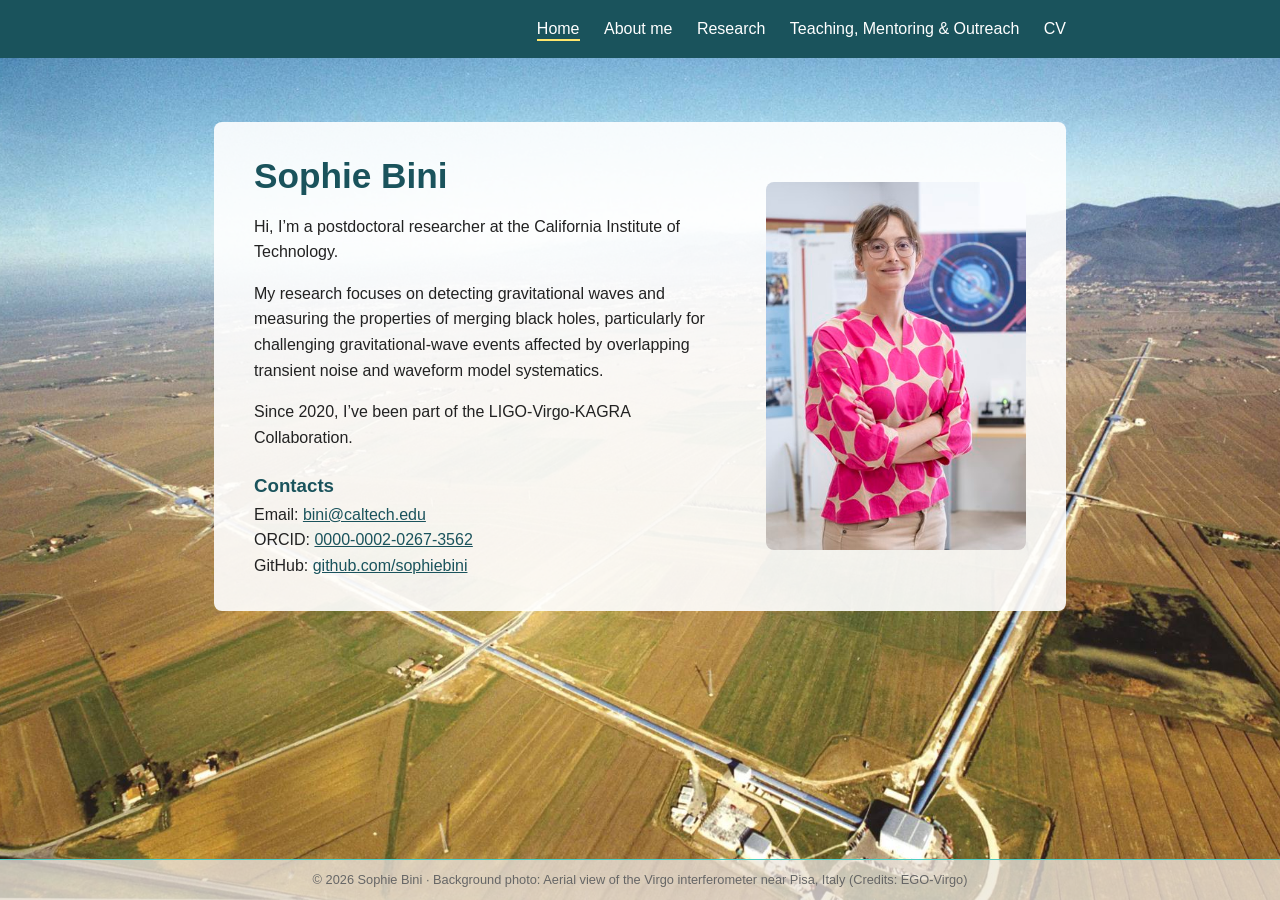
<file: index.html>
<!DOCTYPE html>
<html lang="en">
<head>
  <meta charset="UTF-8">
  <meta name="viewport" content="width=device-width, initial-scale=1.0">
  <title>Sophie Bini</title>
  <link rel="stylesheet" href="style.css?v=3">
</head>
<body class="home">
  <header>
    <div class="nav-container">
      <nav>
        <a href="index.html" class="active">Home</a>
        <a href="about.html">About me</a>
        <a href="research.html">Research</a>
        <a href="teaching.html">Teaching, Mentoring &amp; Outreach</a>
        <a href="cv.html">CV</a>
      </nav>
    </div>
  </header>

  <main>
    <section class="hero">
      <div class="hero-text">
        <h1>Sophie Bini</h1>
        <p>Hi, I’m a postdoctoral researcher at the California Institute of Technology.</p>
        <p>
          My research focuses on detecting gravitational waves and measuring the
          properties of merging black holes, particularly for challenging
          gravitational-wave events affected by overlapping transient noise and
          waveform model systematics.
        </p>
        <p>Since 2020, I’ve been part of the LIGO-Virgo-KAGRA Collaboration.</p>
        <h3>Contacts</h3>
        <p class="contacts">
          Email: <a href="mailto:bini@caltech.edu">bini@caltech.edu</a><br>
          ORCID: <a href="https://orcid.org/0000-0002-0267-3562">0000-0002-0267-3562</a><br>
          GitHub: <a href="https://github.com/sophiebini">github.com/sophiebini</a>
        </p>
      </div>
      <img src="images/profile.jpg" alt="Photo of Sophie Bini">
    </section>
  </main>

  <footer>
    &copy; 2026 Sophie Bini &middot;
    <span class="credit">Background photo: Aerial view of the Virgo interferometer near Pisa, Italy (Credits: EGO-Virgo)</span>
  </footer>
</body>
</html>
</file>
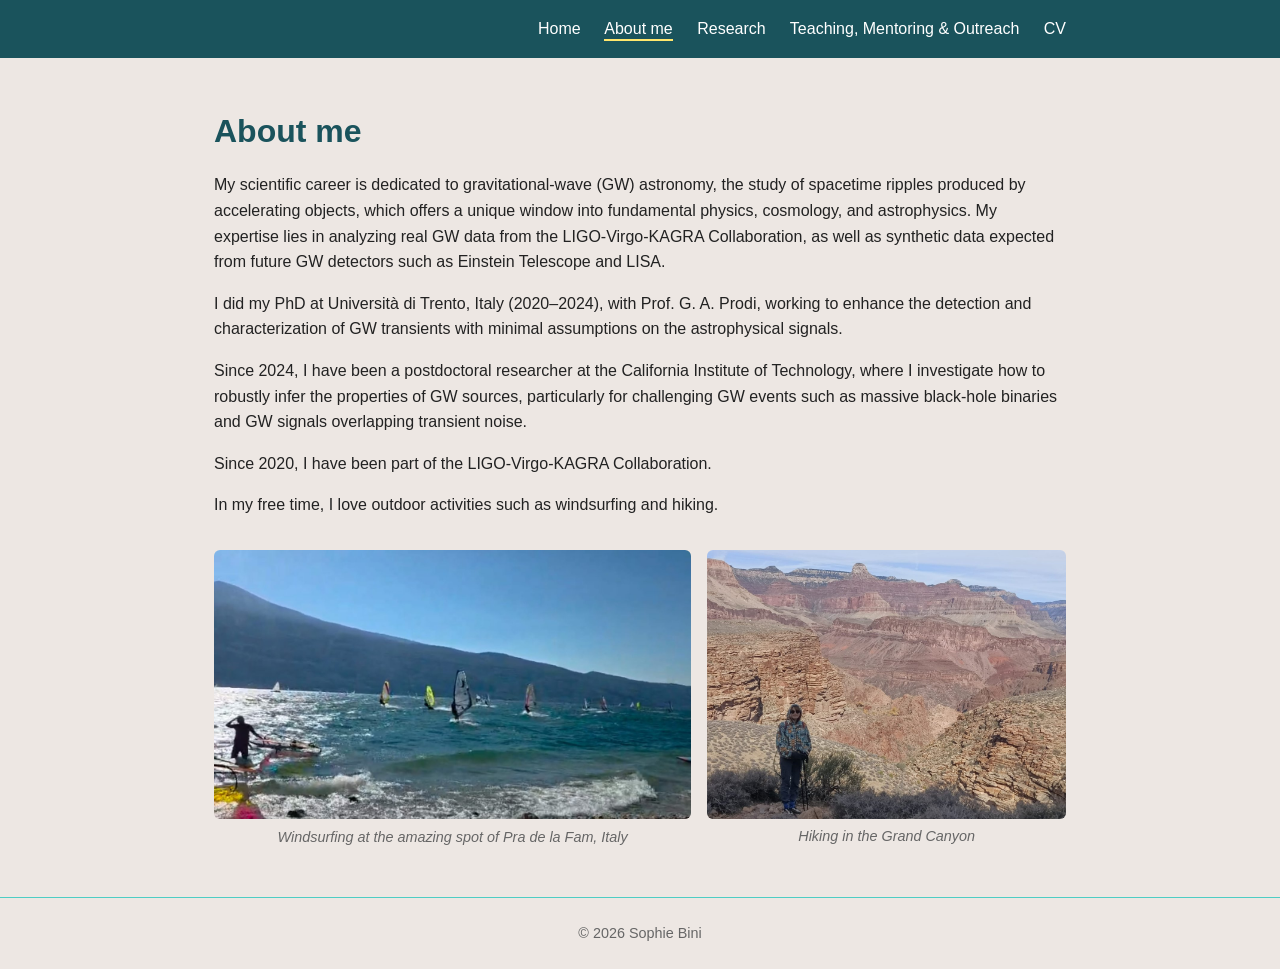
<file: about.html>
<!DOCTYPE html>
<html lang="en">
<head>
  <meta charset="UTF-8">
  <meta name="viewport" content="width=device-width, initial-scale=1.0">
  <title>About me &middot; Sophie Bini</title>
  <link rel="stylesheet" href="style.css?v=3">
</head>
<body>
  <header>
    <div class="nav-container">
      <nav>
        <a href="index.html">Home</a>
        <a href="about.html" class="active">About me</a>
        <a href="research.html">Research</a>
        <a href="teaching.html">Teaching, Mentoring &amp; Outreach</a>
        <a href="cv.html">CV</a>
      </nav>
    </div>
  </header>

  <main>
    <h1>About me</h1>

    <p>
      My scientific career is dedicated to gravitational-wave (GW) astronomy,
      the study of spacetime ripples produced by accelerating objects, which
      offers a unique window into fundamental physics, cosmology, and
      astrophysics. My expertise lies in analyzing real GW data from the
      LIGO-Virgo-KAGRA Collaboration, as well as synthetic data expected from
      future GW detectors such as Einstein Telescope and LISA.
    </p>
    <p>
      I did my PhD at Università di Trento, Italy (2020&ndash;2024), with
      Prof. G. A. Prodi, working to enhance the detection and characterization
      of GW transients with minimal assumptions on the astrophysical signals.
    </p>
    <p>
      Since 2024, I have been a postdoctoral researcher at the California
      Institute of Technology, where I investigate how to robustly infer
      the properties of GW sources, particularly for challenging GW events such
      as massive black-hole binaries and GW signals overlapping transient noise.
    </p>
    <p>Since 2020, I have been part of the LIGO-Virgo-KAGRA Collaboration.</p>
    <p>In my free time, I love outdoor activities such as windsurfing and hiking.</p>

    <div class="gallery">
      <figure style="flex: 1.77">
        <img src="images/windsurfing.jpg" alt="Windsurfers on a lake below a mountain">
        <figcaption>Windsurfing at the amazing spot of Pra de la Fam, Italy</figcaption>
      </figure>
      <figure style="flex: 1.33">
        <img src="images/grandcanyon.jpg" alt="Sophie hiking in the Grand Canyon">
        <figcaption>Hiking in the Grand Canyon</figcaption>
      </figure>
    </div>
  </main>

  <footer>&copy; 2026 Sophie Bini</footer>
</body>
</html>
</file>
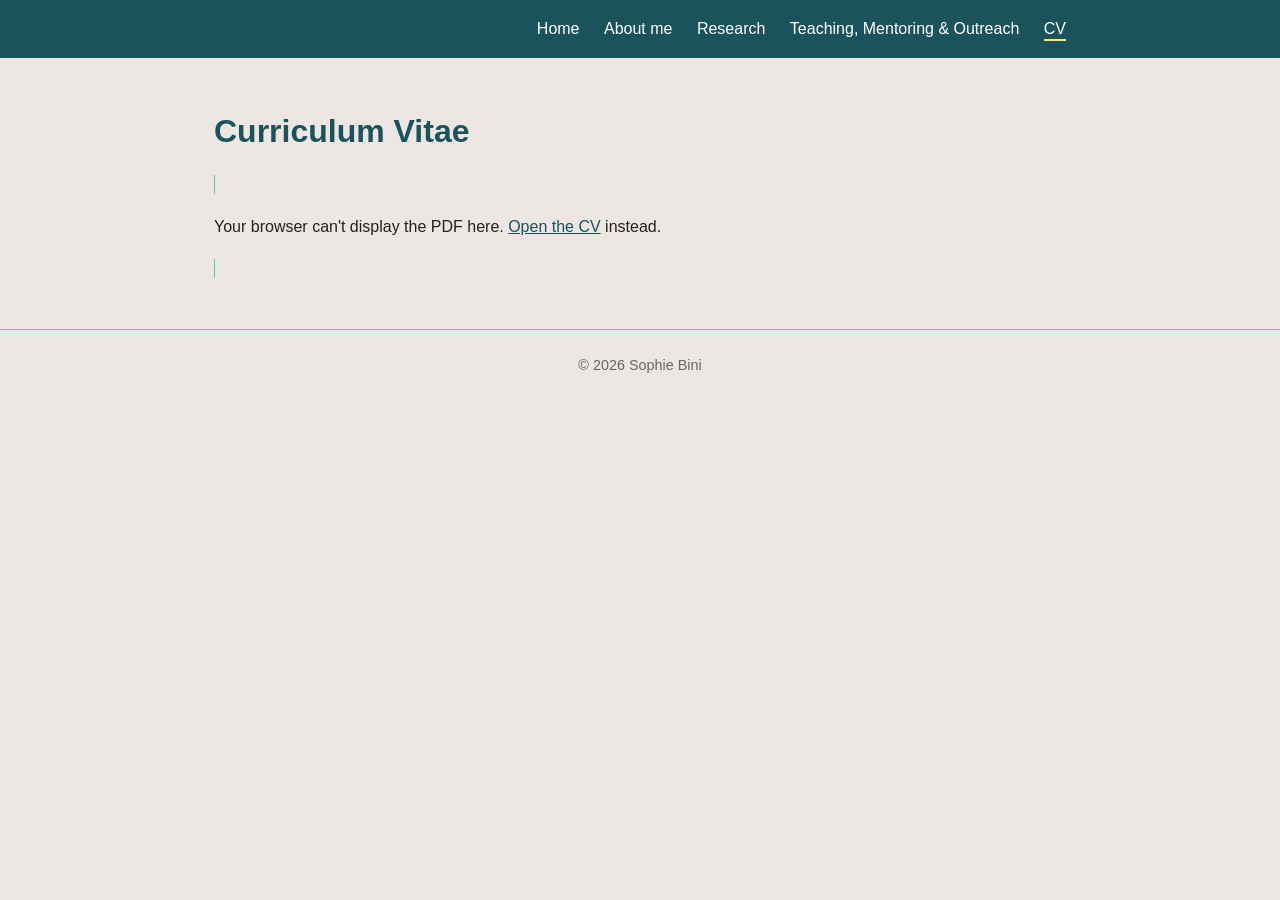
<file: cv.html>
<!DOCTYPE html>
<html lang="en">
<head>
  <meta charset="UTF-8">
  <meta name="viewport" content="width=device-width, initial-scale=1.0">
  <title>CV &middot; Sophie Bini</title>
  <link rel="stylesheet" href="style.css?v=3">
</head>
<body>
  <header>
    <div class="nav-container">
      <nav>
        <a href="index.html">Home</a>
        <a href="about.html">About me</a>
        <a href="research.html">Research</a>
        <a href="teaching.html">Teaching, Mentoring &amp; Outreach</a>
        <a href="cv.html" class="active">CV</a>
      </nav>
    </div>
  </header>

  <main>
    <h1>Curriculum Vitae</h1>
    <object class="cv-pdf" data="files/CV_Bini.pdf" type="application/pdf">
      <p>Your browser can't display the PDF here.
         <a href="files/CV_Bini.pdf">Open the CV</a> instead.</p>
    </object>
  </main>

  <footer>&copy; 2026 Sophie Bini</footer>
</body>
</html>
</file>
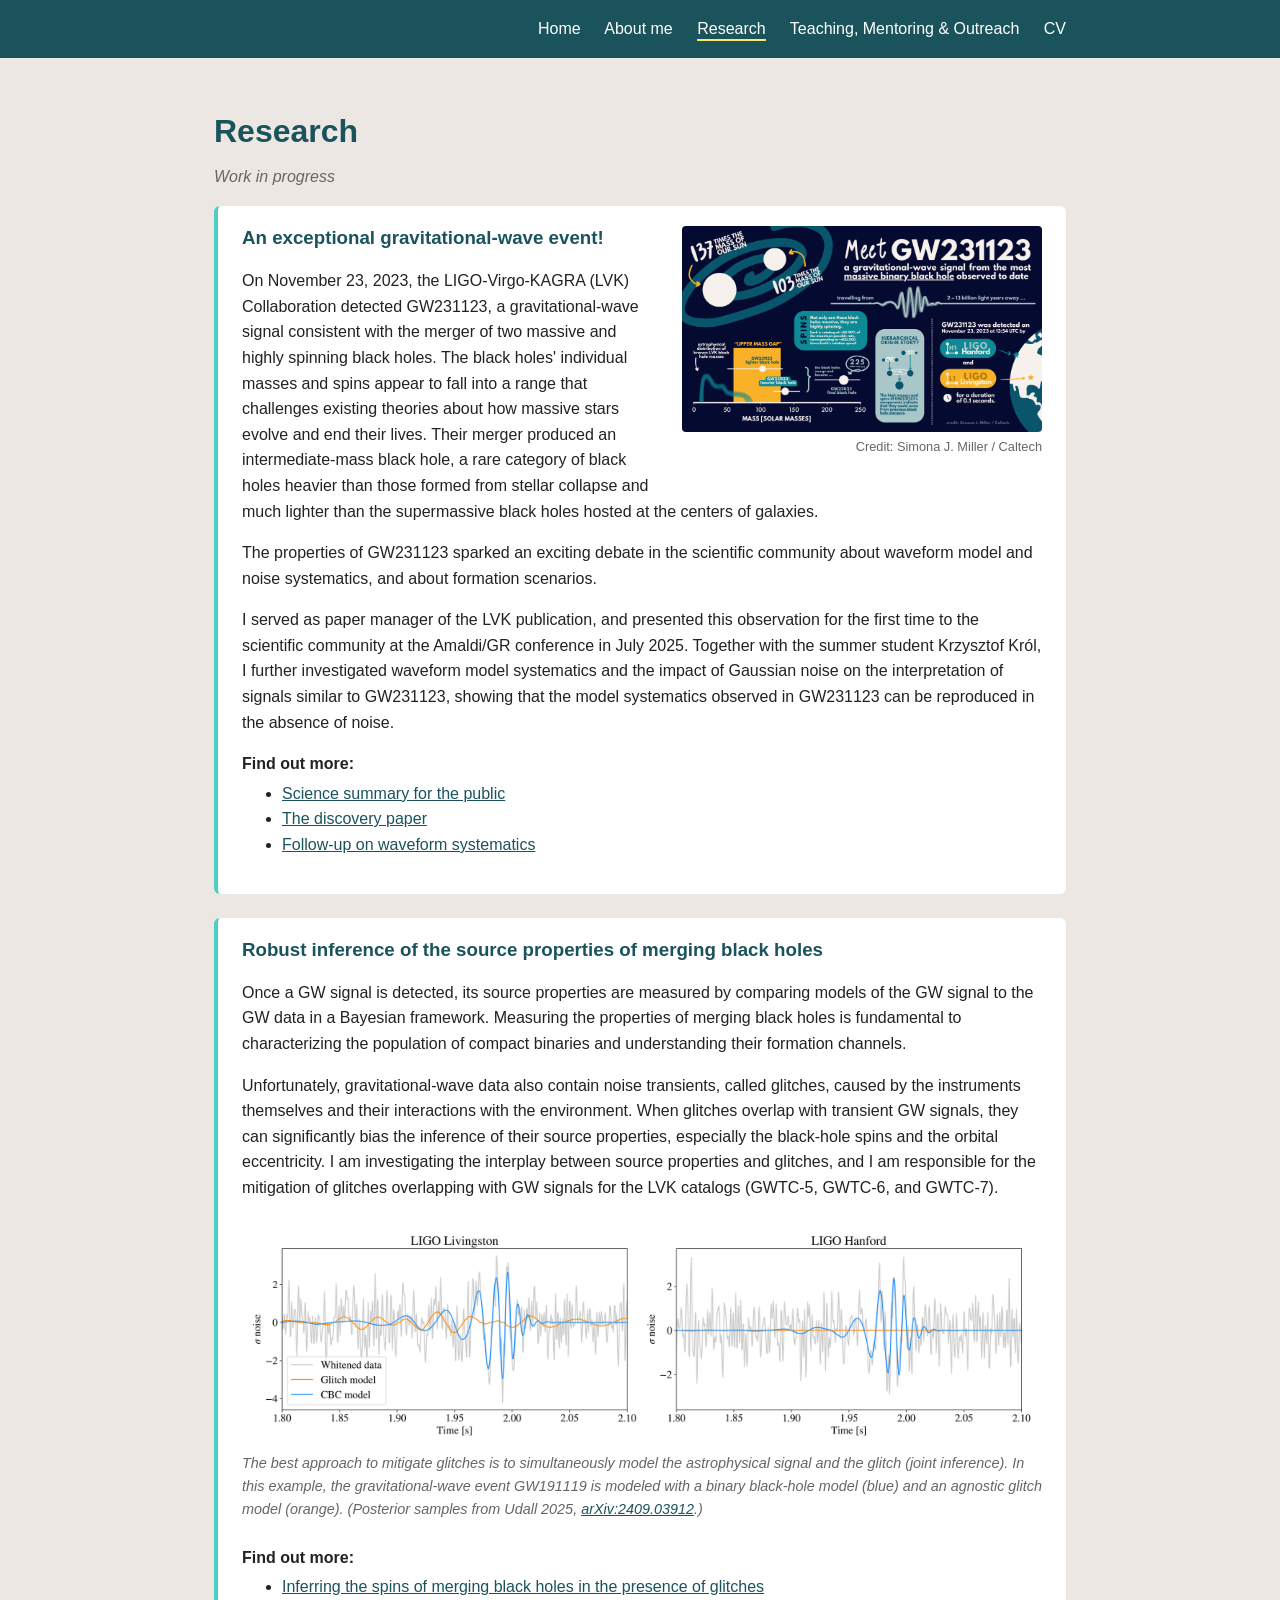
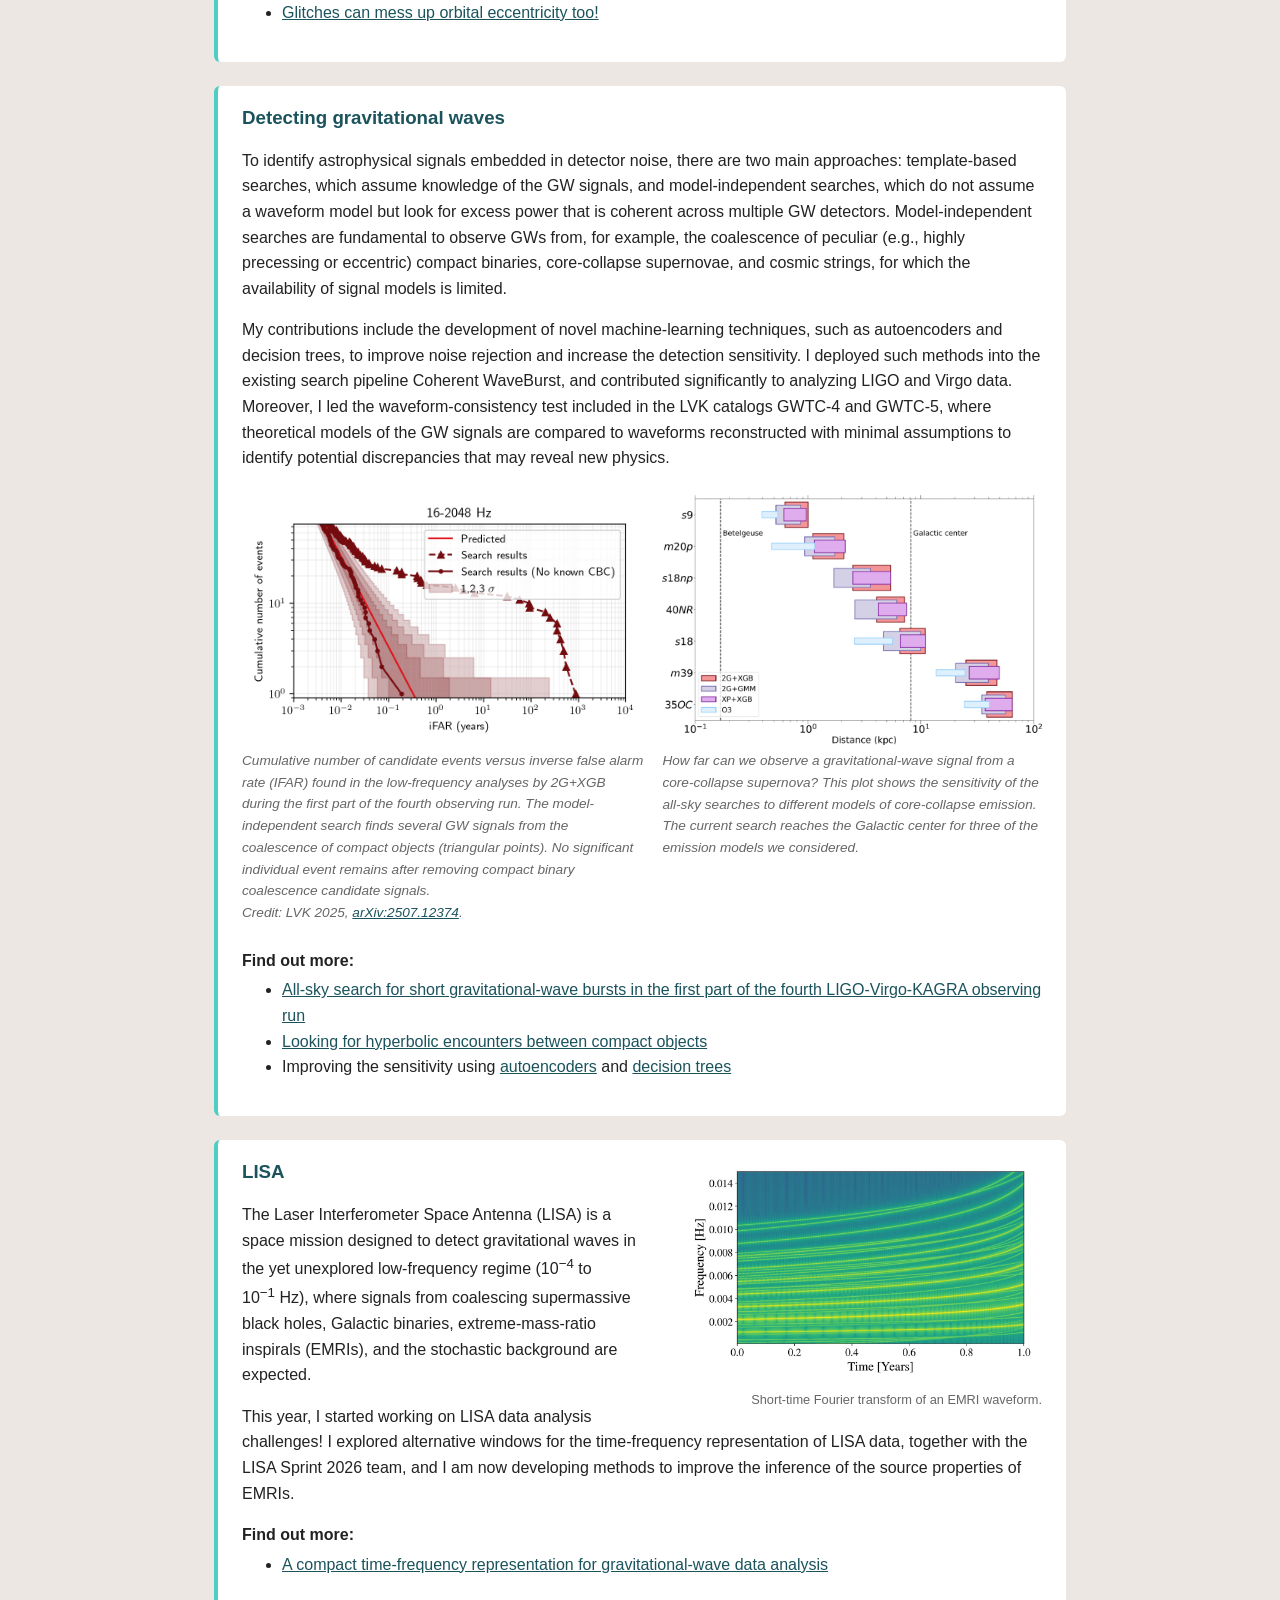
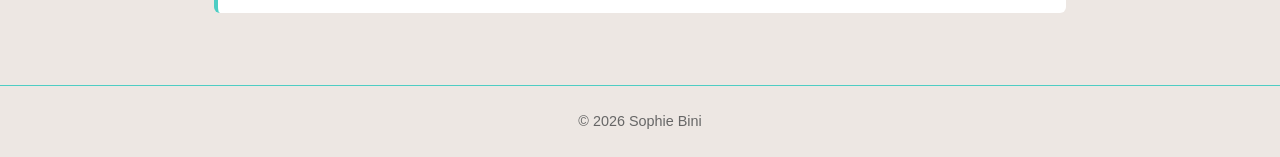
<file: research.html>
<!DOCTYPE html>
<html lang="en">
<head>
  <meta charset="UTF-8">
  <meta name="viewport" content="width=device-width, initial-scale=1.0">
  <title>Research &middot; Sophie Bini</title>
  <link rel="stylesheet" href="style.css?v=3">
</head>
<body>
  <header>
    <div class="nav-container">
      <nav>
        <a href="index.html">Home</a>
        <a href="about.html">About me</a>
        <a href="research.html" class="active">Research</a>
        <a href="teaching.html">Teaching, Mentoring &amp; Outreach</a>
        <a href="cv.html">CV</a>
      </nav>
    </div>
  </header>

  <main>
    <h1>Research</h1>
    <p class="note">Work in progress</p>

    <!-- Copy this block once per research topic. -->
    <div class="project">
      <figure>
        <a href="images/MeetGW231123.png">
          <img src="images/MeetGW231123.png" alt="Infographic: Meet GW231123, the most massive binary black hole observed to date">
        </a>
        <figcaption>Credit: Simona J. Miller / Caltech</figcaption>
      </figure>
      <h3>An exceptional gravitational-wave event!</h3>
      <p>
        On November 23, 2023, the LIGO-Virgo-KAGRA (LVK) Collaboration detected
        GW231123, a gravitational-wave signal consistent with the merger of two
        massive and highly spinning black holes. The black holes' individual
        masses and spins appear to fall into a range that challenges existing
        theories about how massive stars evolve and end their lives. Their
        merger produced an intermediate-mass black hole, a rare category of
        black holes heavier than those formed from stellar collapse and much
        lighter than the supermassive black holes hosted at the centers of
        galaxies.
      </p>
      <p>
        The properties of GW231123 sparked an exciting debate in the scientific
        community about waveform model and noise systematics, and about
        formation scenarios.
      </p>
      <p>
        I served as paper manager of the LVK publication, and presented this
        observation for the first time to the scientific community at the
        Amaldi/GR conference in July 2025. Together with the summer student
        Krzysztof Król, I further investigated waveform model systematics and
        the impact of Gaussian noise on the interpretation of signals similar
        to GW231123, showing that the model systematics observed in GW231123
        can be reproduced in the absence of noise.
      </p>
      <p class="more">Find out more:</p>
      <ul>
        <li><a href="https://ligo.org/wp-content/uploads/2025/07/GW231123.pdf">Science summary for the public</a></li>
        <li><a href="https://iopscience.iop.org/article/10.3847/2041-8213/ae0c9c">The discovery paper</a></li>
        <li><a href="https://journals.aps.org/prd/abstract/10.1103/gxjb-23lv">Follow-up on waveform systematics</a></li>
      </ul>
    </div>

    <div class="project">
      <h3>Robust inference of the source properties of merging black holes</h3>
      <p>
        Once a GW signal is detected, its source properties are measured by
        comparing models of the GW signal to the GW data in a Bayesian
        framework. Measuring the properties of merging black holes is
        fundamental to characterizing the population of compact binaries and
        understanding their formation channels.
      </p>
      <p>
        Unfortunately, gravitational-wave data also contain noise transients,
        called glitches, caused by the instruments themselves and their
        interactions with the environment. When glitches overlap with transient
        GW signals, they can significantly bias the inference of their source
        properties, especially the black-hole spins and the orbital
        eccentricity. I am investigating the interplay between source
        properties and glitches, and I am responsible for the mitigation of
        glitches overlapping with GW signals for the LVK catalogs (GWTC-5,
        GWTC-6, and GWTC-7).
      </p>
      <figure class="wide">
        <a href="images/glitches_v2.png">
          <img src="images/glitches_v2.png" alt="Whitened LIGO Livingston and Hanford data for GW191119 with the binary black-hole model and the glitch model">
        </a>
        <figcaption>
          The best approach to mitigate glitches is to simultaneously model the
          astrophysical signal and the glitch (joint inference). In this example,
          the gravitational-wave event GW191119 is modeled with a binary
          black-hole model (blue) and an agnostic glitch model (orange).
          (Posterior samples from Udall 2025,
          <a href="https://arxiv.org/abs/2409.03912">arXiv:2409.03912</a>.)
        </figcaption>
      </figure>
      <p class="more">Find out more:</p>
      <ul>
        <li><a href="https://journals.aps.org/prd/abstract/10.1103/hyz2-3wxy">Inferring the spins of merging black holes in the presence of glitches</a></li>
        <li><a href="https://iopscience.iop.org/article/10.3847/1538-4357/ae9479">Glitches can mess up orbital eccentricity too!</a></li>
      </ul>
    </div>
    <div class="project">
      <h3>Detecting gravitational waves</h3>
      <p>
        To identify astrophysical signals embedded in detector noise, there are
        two main approaches: template-based searches, which assume knowledge of
        the GW signals, and model-independent searches, which do not assume a
        waveform model but look for excess power that is coherent across
        multiple GW detectors. Model-independent searches are fundamental to
        observe GWs from, for example, the coalescence of peculiar (e.g., highly
        precessing or eccentric) compact binaries, core-collapse supernovae, and
        cosmic strings, for which the availability of signal models is limited.
      </p>
      <p>
        My contributions include the development of novel machine-learning
        techniques, such as autoencoders and decision trees, to improve noise
        rejection and increase the detection sensitivity. I deployed such
        methods into the existing search pipeline Coherent WaveBurst, and
        contributed significantly to analyzing LIGO and Virgo data. Moreover,
        I led the waveform-consistency test included in the LVK
        catalogs GWTC-4 and GWTC-5, where theoretical models of the GW signals
        are compared to waveforms reconstructed with minimal assumptions to
        identify potential discrepancies that may reveal new physics.
      </p>
      <!-- Each figure's flex value is its image aspect ratio, so both plots get the same height. -->
      <div class="gallery">
        <figure style="flex: 1.62">
          <a href="images/cWB_search_O4a.png">
            <img src="images/cWB_search_O4a.png" alt="Cumulative number of candidate events versus inverse false alarm rate for the 2G+XGB search">
          </a>
          <figcaption>
            Cumulative number of candidate events versus inverse false alarm
            rate (IFAR) found in the low-frequency analyses by 2G+XGB during the
            first part of the fourth observing run. The model-independent search
            finds several GW signals from the coalescence of compact objects
            (triangular points). No significant individual event remains after
            removing compact binary coalescence candidate signals.<br>
            Credit: LVK 2025, <a href="https://arxiv.org/abs/2507.12374">arXiv:2507.12374</a>.
          </figcaption>
        </figure>
        <figure style="flex: 1.52">
          <a href="images/CCSN_searches.png">
            <img src="images/CCSN_searches.png" alt="Detection distance of the all-sky searches for several core-collapse supernova emission models">
          </a>
          <figcaption>
            How far can we observe a gravitational-wave signal from a
            core-collapse supernova? This plot shows the sensitivity of the
            all-sky searches to different models of core-collapse emission. The
            current search reaches the Galactic center for three of the emission
            models we considered.
          </figcaption>
        </figure>
      </div>
      <p class="more">Find out more:</p>
      <ul>
        <li><a href="https://journals.aps.org/prd/abstract/10.1103/wjdz-jdby">All-sky search for short gravitational-wave bursts in the first part of the fourth LIGO-Virgo-KAGRA observing run</a></li>
        <li><a href="https://journals.aps.org/prd/abstract/10.1103/PhysRevD.109.042009">Looking for hyperbolic encounters between compact objects</a></li>
        <li>Improving the sensitivity using
          <a href="https://iopscience.iop.org/article/10.1088/1361-6382/acd981">autoencoders</a> and
          <a href="https://journals.aps.org/prd/abstract/10.1103/PhysRevD.107.062002">decision trees</a></li>
      </ul>
    </div>
    <div class="project">
      <figure>
        <a href="images/EMRI.jpg">
          <img src="images/EMRI.jpg" alt="Time-frequency plot of an EMRI waveform showing many harmonics rising in frequency over one year">
        </a>
        <figcaption>Short-time Fourier transform of an EMRI waveform.</figcaption>
      </figure>
      <h3>LISA</h3>
      <p>
        The Laser Interferometer Space Antenna (LISA) is a space mission
        designed to detect gravitational waves in the yet unexplored
        low-frequency regime (10<sup>&minus;4</sup> to 10<sup>&minus;1</sup>&nbsp;Hz),
        where signals from coalescing supermassive black holes, Galactic
        binaries, extreme-mass-ratio inspirals (EMRIs), and the stochastic
        background are expected.
      </p>
      <p>
        This year, I started working on LISA data analysis challenges! I
        explored alternative windows for the time-frequency representation of
        LISA data, together with the LISA Sprint 2026 team, and I am now
        developing methods to improve the inference of the source properties
        of EMRIs.
      </p>
      <p class="more">Find out more:</p>
      <ul>
        <li><a href="https://arxiv.org/abs/2609.05601">A compact time-frequency representation for gravitational-wave data analysis</a></li>
      </ul>
    </div>
  </main>

  <footer>&copy; 2026 Sophie Bini</footer>
</body>
</html>
</file>
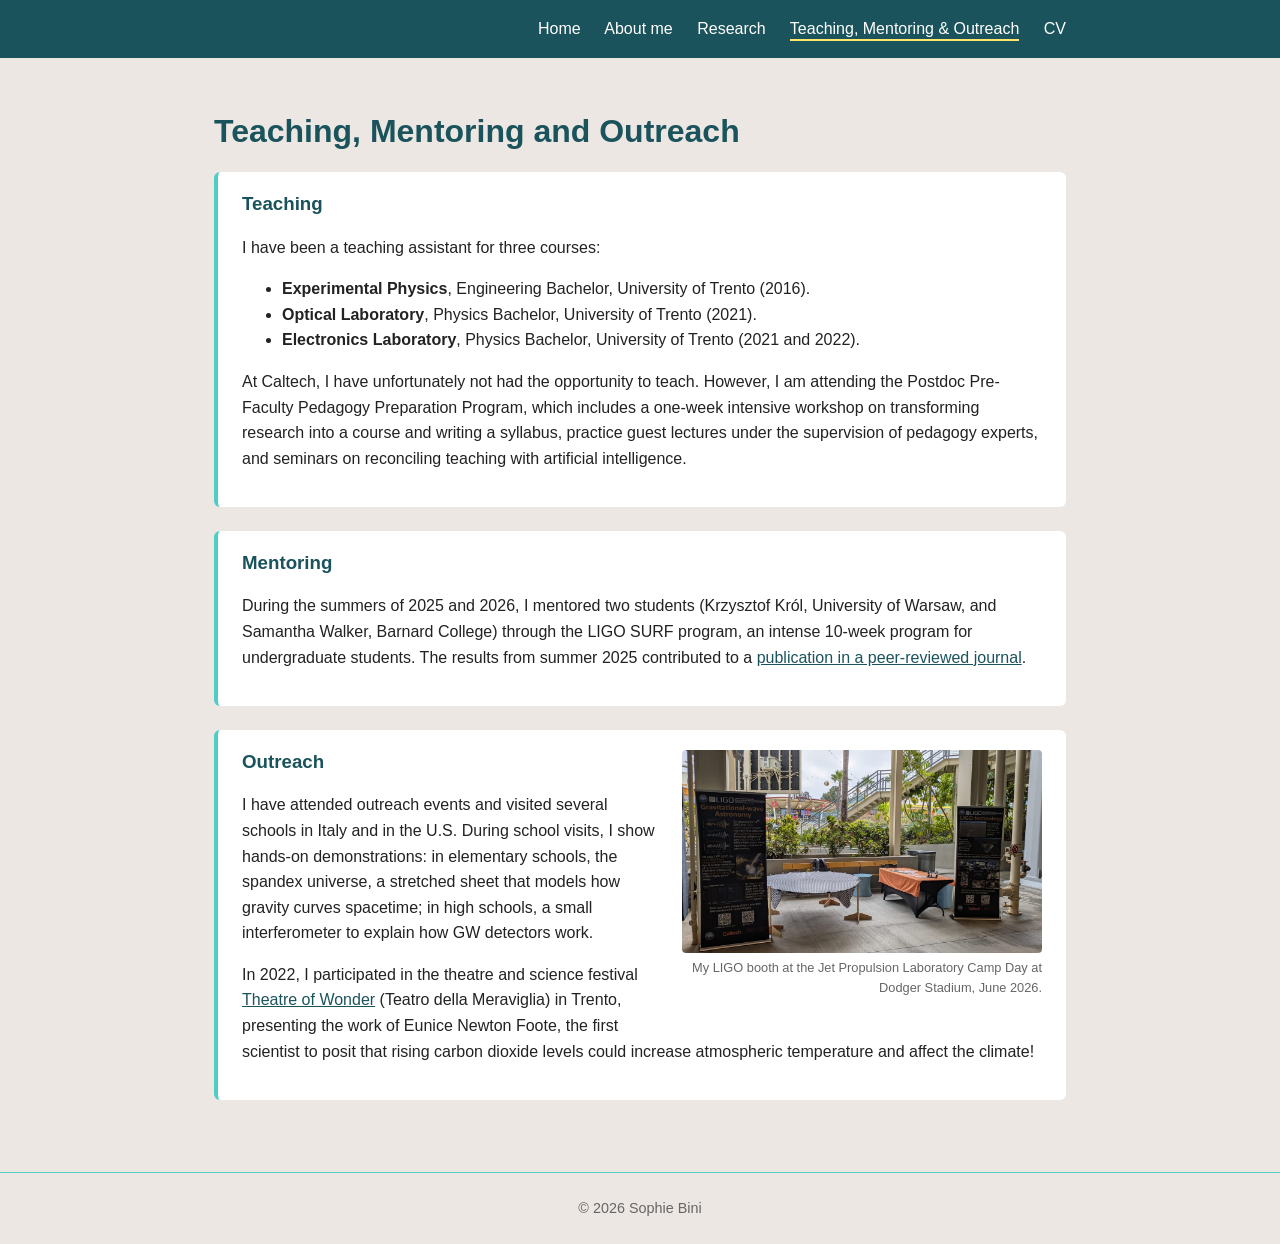
<file: teaching.html>
<!DOCTYPE html>
<html lang="en">
<head>
  <meta charset="UTF-8">
  <meta name="viewport" content="width=device-width, initial-scale=1.0">
  <title>Teaching, Mentoring and Outreach &middot; Sophie Bini</title>
  <link rel="stylesheet" href="style.css?v=3">
</head>
<body>
  <header>
    <div class="nav-container">
      <nav>
        <a href="index.html">Home</a>
        <a href="about.html">About me</a>
        <a href="research.html">Research</a>
        <a href="teaching.html" class="active">Teaching, Mentoring &amp; Outreach</a>
        <a href="cv.html">CV</a>
      </nav>
    </div>
  </header>

  <main>
    <h1>Teaching, Mentoring and Outreach</h1>

    <div class="project">
      <h3>Teaching</h3>
      <p>I have been a teaching assistant for three courses:</p>
      <ul>
        <li>
          <strong>Experimental Physics</strong>, Engineering Bachelor, University
          of Trento (2016).
        </li>
        <li>
          <strong>Optical Laboratory</strong>, Physics Bachelor, University of
          Trento (2021).
        </li>
        <li>
          <strong>Electronics Laboratory</strong>, Physics Bachelor, University
          of Trento (2021 and 2022).
        </li>
      </ul>
      <p>
        At Caltech, I have unfortunately not had the opportunity to teach.
        However, I am attending the Postdoc Pre-Faculty Pedagogy Preparation
        Program, which includes a one-week intensive workshop on transforming
        research into a course and writing a syllabus, practice guest lectures
        under the supervision of pedagogy experts, and seminars on reconciling
        teaching with artificial intelligence.
      </p>
    </div>

    <div class="project">
      <h3>Mentoring</h3>
      <p>
        During the summers of 2025 and 2026, I mentored two students (Krzysztof
        Król, University of Warsaw, and Samantha Walker, Barnard College)
        through the LIGO SURF program, an intense 10-week program for
        undergraduate students. The results from summer 2025 contributed to a
        <a href="https://journals.aps.org/prd/abstract/10.1103/gxjb-23lv">publication in a peer-reviewed journal</a>.
      </p>
    </div>

    <div class="project">
      <figure>
        <a href="images/ligo_booth.jpg">
          <img src="images/ligo_booth.jpg" alt="LIGO outreach booth with posters, a spandex-universe demonstration and a small interferometer">
        </a>
        <figcaption>My LIGO booth at the Jet Propulsion Laboratory Camp Day at Dodger Stadium, June 2026.</figcaption>
      </figure>
      <h3>Outreach</h3>
      <p>
        I have attended outreach events and visited several schools in Italy
        and in the U.S. During school visits, I show hands-on demonstrations:
        in elementary schools, the spandex universe, a stretched sheet that
        models how gravity curves spacetime; in high schools, a small
        interferometer to explain how GW detectors work.
      </p>
      <p>
        In 2022, I participated in the theatre and science festival
        <a href="https://www.teatrodellameraviglia.it/">Theatre of Wonder</a>
        (Teatro della Meraviglia) in Trento, presenting the work of Eunice
        Newton Foote, the first scientist to posit that rising carbon dioxide
        levels could increase atmospheric temperature and affect the climate!
      </p>
    </div>
  </main>

  <footer>&copy; 2026 Sophie Bini</footer>
</body>
</html>
</file>
<file: style.css>
/* ---------- Base ---------- */
/* Previous palette, to switch back paste these values in:
   accent #16697a, accent-mid #489fb5, accent-soft #82c0cc,
   highlight #ffa62b, bg #ede7e3 */
:root {
  --accent: #1a535c;       /* header, headings, links */
  --accent-mid: #ff6b6b;   /* link hover */
  --accent-soft: #4ecdc4;  /* borders, card stripe, menu hover */
  --highlight: #ffe66d;    /* active menu item */
  --card: #fff;            /* boxes on the page background */
  --text: #222;
  --muted: #666;
  --bg: #ede7e3;           /* page background */
  --max-width: 900px;
}

* { box-sizing: border-box; }

body {
  margin: 0;
  font-family: "Helvetica Neue", Arial, sans-serif;
  line-height: 1.6;
  color: var(--text);
  background: var(--bg);
}

a { color: var(--accent); }
a:hover { color: var(--accent-mid); }

h1, h2, h3 { color: var(--accent); line-height: 1.25; }

/* ---------- Header / navigation ---------- */
header {
  background: var(--accent);
  color: #fff;
}

.nav-container {
  max-width: var(--max-width);
  margin: 0 auto;
  padding: 1rem 1.5rem;
  display: flex;
  flex-wrap: wrap;
  align-items: center;
  justify-content: space-between;
  gap: 0.5rem;
}

nav { margin-left: auto; }  /* keep menu on the right */

nav a {
  color: #fff;
  text-decoration: none;
  margin-left: 1.25rem;
  padding-bottom: 2px;
  border-bottom: 2px solid transparent;
}

nav a:hover { color: #fff; border-bottom-color: var(--accent-soft); }
nav a.active { border-bottom-color: var(--highlight); }

/* ---------- Page content ---------- */
main {
  max-width: var(--max-width);
  margin: 0 auto;
  padding: 2rem 1.5rem 3rem;
}

/* Welcome page hero */
.hero {
  display: flex;
  align-items: center;
  gap: 2.5rem;
  flex-wrap: wrap;
  padding: 2rem 0;
}

/* Home page: Virgo photo as background, text on a translucent panel */
body.home {
  min-height: 100vh;
  display: flex;
  flex-direction: column;
  background: var(--bg) url("images/virgo_bg.jpg") center bottom / cover no-repeat;
}

.home main { flex: 1; width: 100%; }

.home .hero {
  background: rgba(255, 255, 255, 0.9);
  border-radius: 8px;
  padding: 2rem 2.5rem;
  margin-top: 2rem;
}

.home footer {
  background: rgba(237, 231, 227, 0.75);  /* --bg, see-through */
  padding: 0.6rem 1rem;
  font-size: 0.8rem;
}

.hero img {
  width: 260px;
  height: auto;
  border-radius: 8px;
}

.hero-text { flex: 1; min-width: 260px; }
.hero-text h1 { margin: 0 0 1rem; font-size: 2.2rem; }

.hero-text h3 { margin: 1.5rem 0 0.25rem; }
.contacts { margin: 0; }

/* About page: photos side by side. Each figure's flex value is its image
   aspect ratio (width/height), so both photos end up the same height. */
.gallery {
  display: flex;
  gap: 1rem;
  margin-top: 2rem;
}

.gallery figure { margin: 0; }
.gallery img { width: 100%; display: block; border-radius: 6px; }

.gallery figcaption {
  margin-top: 0.4rem;
  font-size: 0.9rem;
  font-style: italic;
  color: var(--muted);
  text-align: center;
}

.note { margin-top: -0.5rem; color: var(--muted); font-style: italic; }

/* Research page: one card per topic, figure floated right */
.project {
  background: var(--card);
  border-left: 4px solid var(--accent-soft);
  border-radius: 6px;
  padding: 1.25rem 1.5rem;
  margin-bottom: 1.5rem;
  overflow: auto;
}

.project h3 { margin-top: 0; }

.project figure {
  float: right;
  width: 45%;
  margin: 0 0 1rem 1.5rem;
}

.project figure img { width: 100%; display: block; border-radius: 4px; }

.project figcaption {
  margin-top: 0.3rem;
  font-size: 0.8rem;
  color: var(--muted);
  text-align: right;
}

/* Full-width figure below the text, for wide plots */
.project figure.wide { float: none; width: 100%; margin: 1.5rem 0; }
.project figure.wide figcaption { text-align: left; font-size: 0.9rem; font-style: italic; }

/* Side-by-side plots inside a research card */
.project .gallery { margin: 1.5rem 0; }
.project .gallery figure { float: none; width: auto; margin: 0; }
.project .gallery figcaption { text-align: left; font-size: 0.85rem; font-style: italic; }

.project .more { margin-bottom: 0.25rem; font-weight: bold; }
.project ul { margin-top: 0; }

/* CV page: embedded PDF */
.cv-pdf {
  width: 100%;
  height: 85vh;
  border: 1px solid var(--accent-soft);
  border-radius: 6px;
  background: var(--card);
}

/* ---------- Footer ---------- */
footer {
  text-align: center;
  color: var(--muted);
  font-size: 0.9rem;
  padding: 1.5rem;
  border-top: 1px solid var(--accent-soft);
}

/* ---------- Small screens ---------- */
@media (max-width: 600px) {
  nav a { margin: 0 1rem 0 0; }
  .hero { justify-content: center; text-align: center; }
  .hero img { order: -1; }  /* photo above text on phones */
  .gallery { flex-direction: column; }
  .project figure { float: none; width: 100%; margin: 0 0 1rem; }

  /* Home: show the whole Virgo photo as a banner below the panel
     (68vw = photo height at full width, aspect 1920x1310) */
  body.home { background: var(--bg); min-height: 0; }
  .home main {
    background: url("images/virgo_bg.jpg") center bottom / 100% auto no-repeat;
    padding-bottom: calc(68vw + 1rem);
  }
  .home .hero { margin-top: 0; padding: 1.5rem; }
  .home footer { background: var(--bg); }
}
</file>
